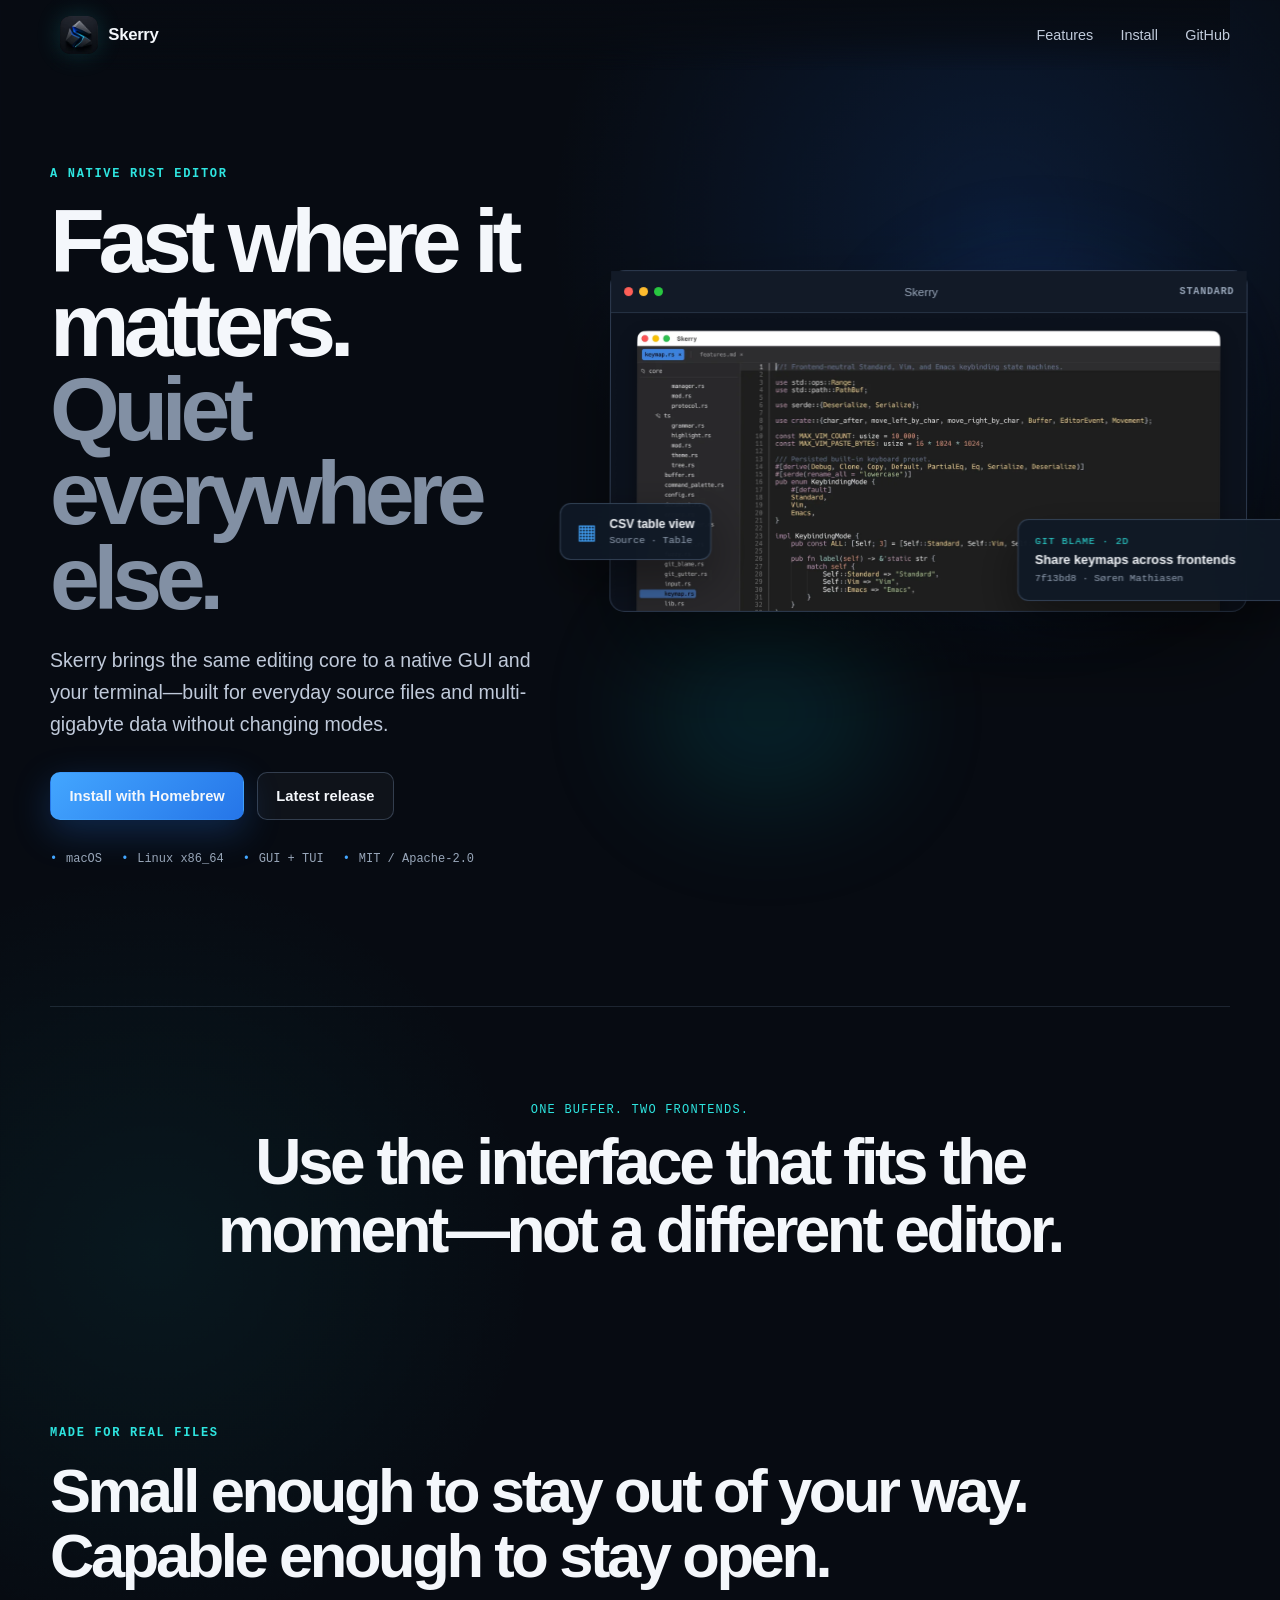
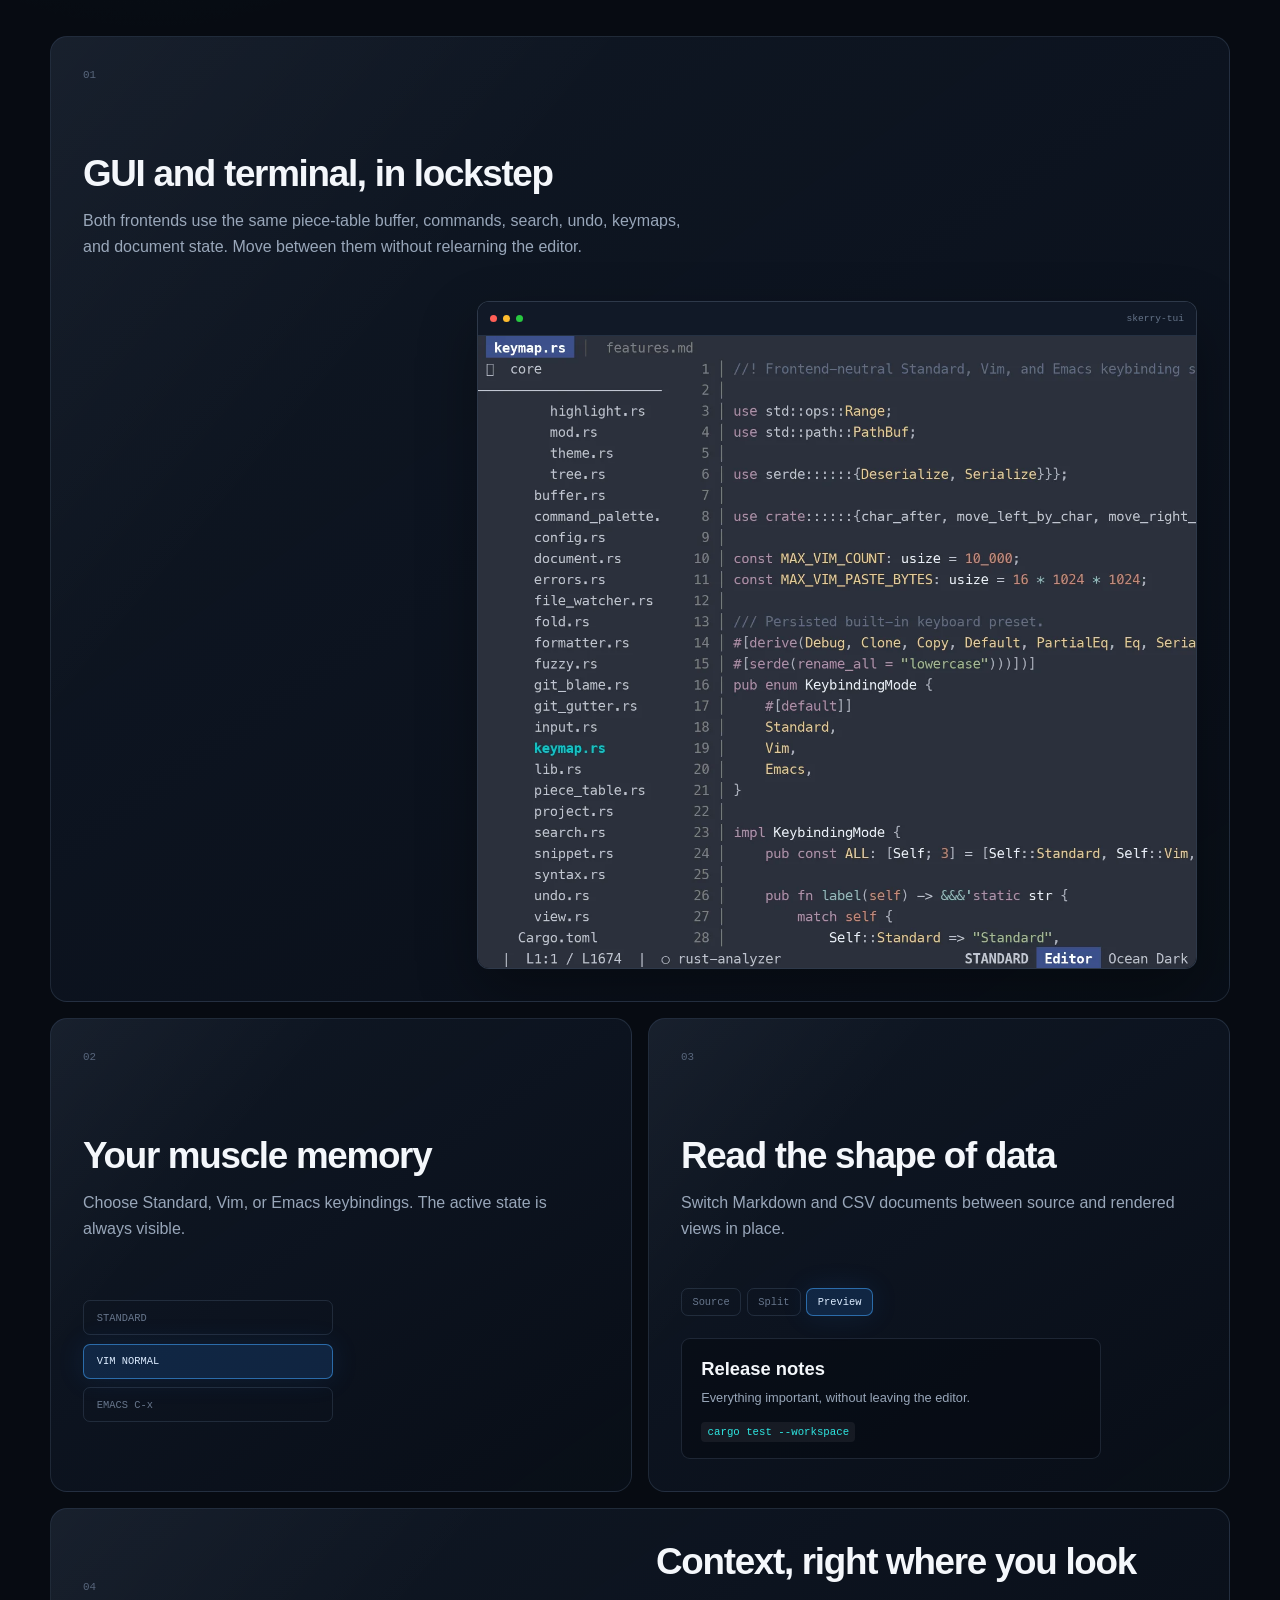
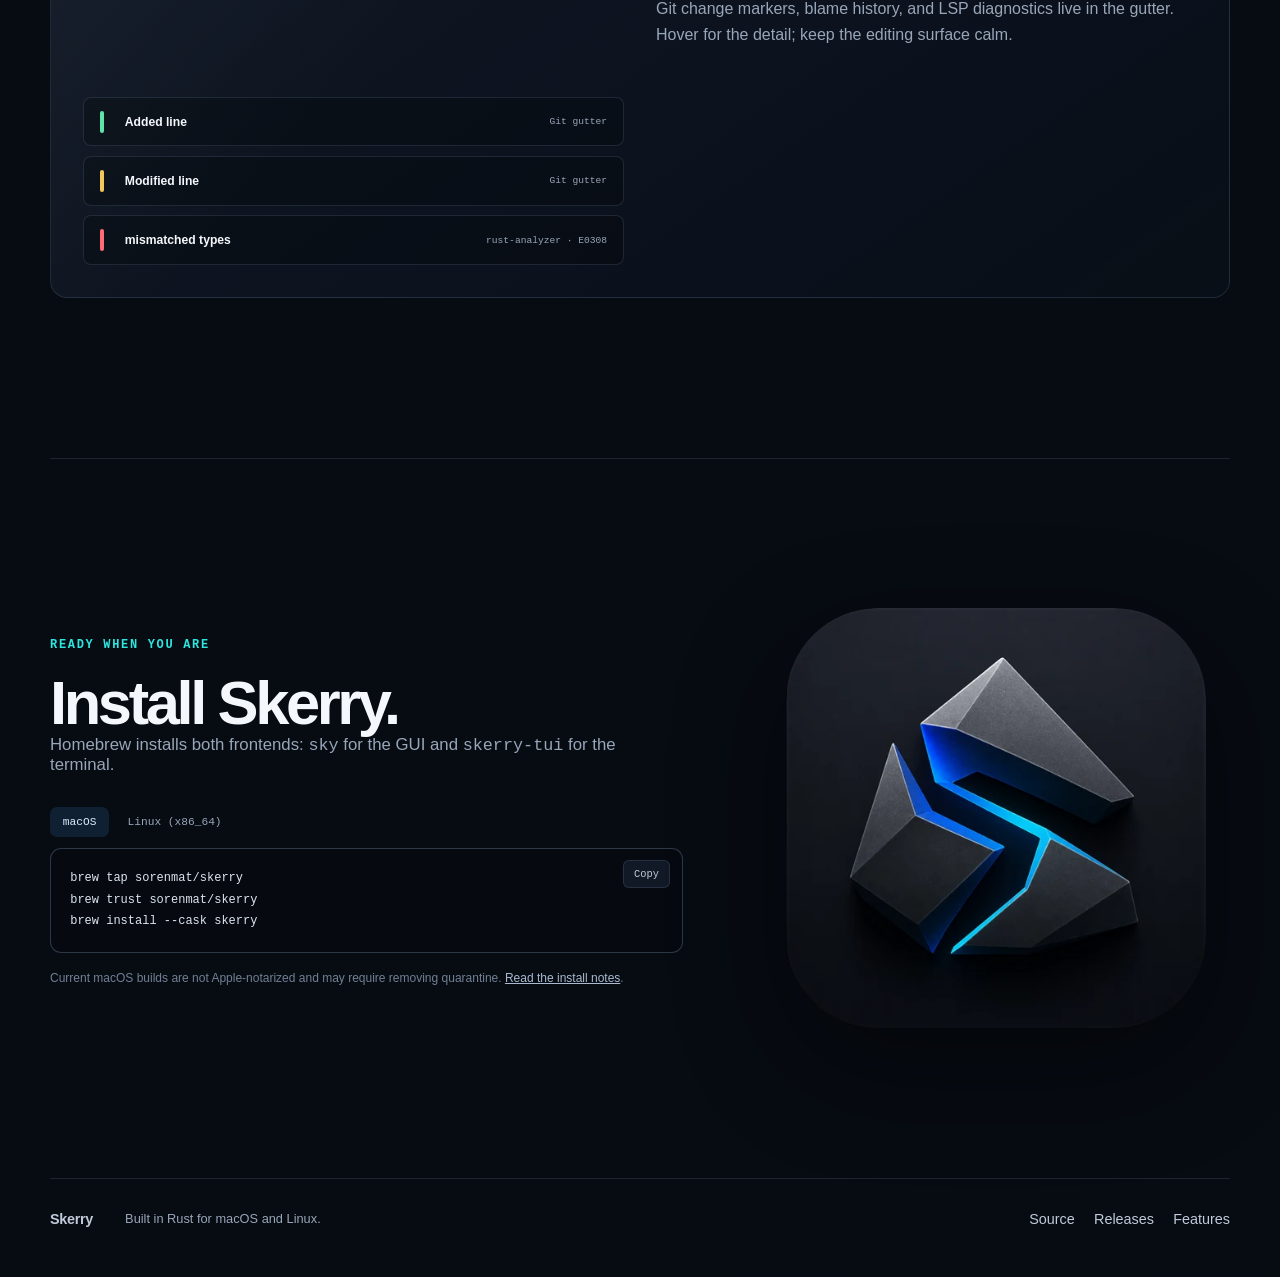
<file: site/index.html>
<!doctype html>
<html lang="en">
  <head>
    <meta charset="utf-8" />
    <meta name="viewport" content="width=device-width, initial-scale=1" />
    <meta
      name="description"
      content="Skerry is a fast Rust editor with native GUI and terminal frontends, Vim and Emacs keybindings, Markdown and CSV previews, Git context, and LSP support."
    />
    <meta name="theme-color" content="#070b12" />
    <meta property="og:title" content="Skerry — a fast editor for GUI and terminal" />
    <meta
      property="og:description"
      content="One editing core. Native GUI and terminal frontends. Built in Rust for tiny source files and multi-gigabyte data."
    />
    <meta
      property="og:image"
      content="https://sorenmat.github.io/skerry/Skerry-icon-512.png"
    />
    <meta property="og:type" content="website" />
    <meta property="og:url" content="https://sorenmat.github.io/skerry/" />
    <title>Skerry — a fast editor for GUI and terminal</title>
    <link rel="canonical" href="https://sorenmat.github.io/skerry/" />
    <link rel="icon" type="image/png" href="Skerry-icon-96.png" />
    <link rel="stylesheet" href="styles.css" />
    <script src="script.js" defer></script>
  </head>
  <body>
    <a class="skip-link" href="#main">Skip to content</a>

    <header class="site-header" data-header>
      <a class="brand" href="#top" aria-label="Skerry home">
        <picture>
          <source srcset="Skerry-icon-96.webp" type="image/webp" />
          <img src="Skerry-icon-96.png" alt="" width="38" height="38" />
        </picture>
        <span>Skerry</span>
      </a>
      <nav aria-label="Primary navigation">
        <a href="#features">Features</a>
        <a href="#install">Install</a>
        <a href="https://github.com/sorenmat/skerry">GitHub</a>
      </nav>
    </header>

    <main id="main">
      <section class="hero" id="top">
        <div class="hero-copy">
          <p class="eyebrow">A native Rust editor</p>
          <h1>Fast where it matters.<br /><span>Quiet everywhere else.</span></h1>
          <p class="hero-lede">
            Skerry brings the same editing core to a native GUI and your terminal—built
            for everyday source files and multi-gigabyte data without changing modes.
          </p>
          <div class="hero-actions">
            <a class="button button-primary" href="#install">Install with Homebrew</a>
            <a class="button button-secondary" href="https://github.com/sorenmat/skerry/releases/latest">
              Latest release
            </a>
          </div>
          <ul class="hero-notes" aria-label="Supported platforms">
            <li>macOS</li>
            <li>Linux x86_64</li>
            <li>GUI + TUI</li>
            <li>MIT / Apache-2.0</li>
          </ul>
        </div>

        <div
          class="product-stage"
          role="img"
          aria-label="Skerry’s native editor showing a Rust file, project tree, Vim mode, Git blame, and CSV view controls"
        >
          <div aria-hidden="true">
          <div class="glow glow-one"></div>
          <div class="glow glow-two"></div>
          <div class="editor-window">
            <div class="window-bar">
              <div class="traffic-lights" aria-hidden="true"><i></i><i></i><i></i></div>
              <span>Skerry</span>
              <span class="window-mode">STANDARD</span>
            </div>
            <picture>
              <source srcset="skerry-gui-hero.webp" type="image/webp" />
              <img
                class="window-shot"
                src="skerry-gui-hero.png"
                alt="Skerry GUI editing keymap.rs: project tree, document tabs, syntax-highlighted Rust with line numbers"
                width="1600"
                height="748"
                loading="lazy"
              />
            </picture>
            <div class="floating-card blame-card">
              <span class="card-kicker">Git blame · 2d</span>
              <strong>Share keymaps across frontends</strong>
              <small>7f13bd8 · Søren Mathiasen</small>
            </div>
            <div class="floating-card file-card">
              <span class="file-icon">▦</span>
              <div><strong>CSV table view</strong><small>Source · Table</small></div>
            </div>
          </div>
          </div>
        </div>
      </section>

      <section class="manifesto section-shell">
        <p>One buffer. Two frontends.</p>
        <h2>Use the interface that fits the moment—not a different editor.</h2>
      </section>

      <section class="features section-shell" id="features">
        <div class="section-heading">
          <p class="eyebrow">Made for real files</p>
          <h2>Small enough to stay out of your way.<br />Capable enough to stay open.</h2>
        </div>
        <div class="feature-grid">
          <article class="feature-card feature-wide">
            <span class="feature-number">01</span>
            <h3>GUI and terminal, in lockstep</h3>
            <p>
              Both frontends use the same piece-table buffer, commands, search, undo,
              keymaps, and document state. Move between them without relearning the editor.
            </p>
            <div class="terminal-demo" aria-label="Skerry TUI session">
              <div class="terminal-bar"><i></i><i></i><i></i><span>skerry-tui</span></div>
              <picture>
                <source srcset="skerry-tui.webp" type="image/webp" />
                <img
                  class="terminal-shot"
                  src="skerry-tui.png"
                  alt="skerry-tui editing keymap.rs: project tree, tabs, syntax highlighting, and a status bar"
                  width="1260"
                  height="1110"
                  loading="lazy"
                />
              </picture>
            </div>
          </article>

          <article class="feature-card">
            <span class="feature-number">02</span>
            <h3>Your muscle memory</h3>
            <p>Choose Standard, Vim, or Emacs keybindings. The active state is always visible.</p>
            <div class="mode-stack" aria-label="Keybinding modes">
              <span>STANDARD</span><span class="active">VIM NORMAL</span><span>EMACS C-x</span>
            </div>
          </article>

          <article class="feature-card">
            <span class="feature-number">03</span>
            <h3>Read the shape of data</h3>
            <p>Switch Markdown and CSV documents between source and rendered views in place.</p>
            <div class="view-switcher"><span>Source</span><span>Split</span><span class="active">Preview</span></div>
            <div class="markdown-mini">
              <strong>Release notes</strong>
              <p>Everything important, without leaving the editor.</p>
              <code>cargo test --workspace</code>
            </div>
          </article>

          <article class="feature-card feature-wide context-card">
            <span class="feature-number">04</span>
            <div>
              <h3>Context, right where you look</h3>
              <p>
                Git change markers, blame history, and LSP diagnostics live in the gutter.
                Hover for the detail; keep the editing surface calm.
              </p>
            </div>
            <div class="context-list">
              <span><i class="dot dot-green"></i><strong>Added line</strong><small>Git gutter</small></span>
              <span><i class="dot dot-yellow"></i><strong>Modified line</strong><small>Git gutter</small></span>
              <span><i class="dot dot-red"></i><strong>mismatched types</strong><small>rust-analyzer · E0308</small></span>
            </div>
          </article>
        </div>
      </section>

      <section class="install section-shell" id="install">
        <div class="install-copy">
          <p class="eyebrow">Ready when you are</p>
          <h2>Install Skerry.</h2>
          <p>
            Homebrew installs both frontends: <code>sky</code> for the GUI and
            <code>skerry-tui</code> for the terminal.
          </p>
          <div class="platform-tabs" aria-label="Installation platform">
            <button type="button" aria-pressed="true" aria-controls="install-command" data-platform="macos">macOS</button>
            <button type="button" aria-pressed="false" aria-controls="install-command" data-platform="linux">Linux (x86_64)</button>
          </div>
          <div class="command-box" id="install-command" data-command-box>
            <pre><code data-install-command>brew tap sorenmat/skerry
brew trust sorenmat/skerry
brew install --cask skerry</code></pre>
            <button type="button" class="copy-button" data-copy aria-label="Copy install command" aria-live="polite">Copy</button>
          </div>
          <p class="install-note">
            Current macOS builds are not Apple-notarized and may require removing quarantine.
            <a href="https://github.com/sorenmat/skerry/blob/master/INSTALL.md">Read the install notes</a>.
          </p>
        </div>
        <picture>
          <source srcset="Skerry-icon-512.webp" type="image/webp" />
          <img
            class="install-icon"
            src="Skerry-icon-512.png"
            alt="Skerry app icon"
            width="420"
            height="420"
            loading="lazy"
          />
        </picture>
      </section>
    </main>

    <footer class="site-footer section-shell">
      <a class="brand" href="#top"><span>Skerry</span></a>
      <p>Built in Rust for macOS and Linux.</p>
      <div>
        <a href="https://github.com/sorenmat/skerry">Source</a>
        <a href="https://github.com/sorenmat/skerry/releases">Releases</a>
        <a href="https://github.com/sorenmat/skerry/blob/master/features.md">Features</a>
      </div>
    </footer>
  </body>
</html>
</file>
<file: site/styles.css>
:root {
  color-scheme: dark;
  --bg: #070b12;
  --bg-soft: #0c121d;
  --panel: rgba(17, 25, 39, 0.76);
  --panel-solid: #111927;
  --line: rgba(143, 171, 211, 0.16);
  --line-strong: rgba(143, 171, 211, 0.28);
  --text: #f4f7fb;
  --muted: #98a6b9;
  --muted-bright: #c0cada;
  --blue: #43a6ff;
  --cyan: #2ee5e0;
  --green: #5ae4a8;
  --yellow: #f2c75c;
  --red: #ff6b75;
  --max: 1180px;
}

* { box-sizing: border-box; }
html { scroll-behavior: smooth; }
[id] { scroll-margin-top: 5.5rem; }
body {
  margin: 0;
  overflow-x: hidden;
  background:
    radial-gradient(circle at 78% 5%, rgba(35, 111, 232, 0.16), transparent 28rem),
    radial-gradient(circle at 12% 28%, rgba(21, 193, 196, 0.07), transparent 24rem),
    var(--bg);
  color: var(--text);
  font-family: Inter, ui-sans-serif, -apple-system, BlinkMacSystemFont, "Segoe UI", sans-serif;
  -webkit-font-smoothing: antialiased;
}

a { color: inherit; }
button, a { -webkit-tap-highlight-color: transparent; }
.skip-link { position: fixed; top: -4rem; left: 1rem; z-index: 20; padding: .75rem 1rem; background: var(--text); color: var(--bg); }
.skip-link:focus { top: 1rem; }

.site-header {
  position: sticky;
  top: 0;
  z-index: 10;
  display: flex;
  align-items: center;
  justify-content: space-between;
  width: min(calc(100% - 2rem), var(--max));
  margin: 0 auto;
  padding: 1rem 0;
  background: linear-gradient(to bottom, rgba(7, 11, 18, .94), rgba(7, 11, 18, .68), transparent);
  backdrop-filter: blur(14px);
}
.brand { display: inline-flex; align-items: center; gap: .65rem; font-size: 1.05rem; font-weight: 720; letter-spacing: -.02em; text-decoration: none; }
.brand picture { display: contents; }
.brand img { border-radius: 10px; box-shadow: 0 0 24px rgba(46, 229, 224, .18); }
.site-header nav { display: flex; gap: 1.7rem; }
.site-header nav a, .site-footer a { color: var(--muted-bright); font-size: .9rem; text-decoration: none; transition: color .2s ease; }
.site-header nav a:hover, .site-footer a:hover { color: white; }

.hero {
  display: grid;
  grid-template-columns: minmax(0, .9fr) minmax(520px, 1.1fr);
  align-items: center;
  gap: 3.2rem;
  width: min(calc(100% - 2rem), var(--max));
  min-height: 810px;
  margin: 0 auto;
  padding: 6rem 0 8rem;
}
.eyebrow { margin: 0 0 1rem; color: var(--cyan); font: 650 .75rem/1.4 ui-monospace, SFMono-Regular, Menlo, monospace; letter-spacing: .14em; text-transform: uppercase; }
h1, h2, h3, p { margin-top: 0; }
h1 { max-width: 720px; margin-bottom: 1.5rem; font-size: clamp(3.7rem, 7vw, 6.4rem); line-height: .94; letter-spacing: -.07em; }
h1 span { color: #8290a4; }
.hero-lede { max-width: 620px; color: var(--muted-bright); font-size: clamp(1.05rem, 2vw, 1.22rem); line-height: 1.65; }
.hero-actions { display: flex; flex-wrap: wrap; gap: .8rem; margin: 2rem 0 2rem; }
.button { display: inline-flex; min-height: 48px; align-items: center; justify-content: center; padding: .8rem 1.15rem; border: 1px solid var(--line-strong); border-radius: 10px; font-size: .92rem; font-weight: 680; text-decoration: none; transition: transform .2s ease, border-color .2s ease, box-shadow .2s ease; }
.button:hover { transform: translateY(-2px); }
.button-primary { border-color: transparent; background: linear-gradient(135deg, var(--blue), #2575e8); box-shadow: 0 12px 36px rgba(38, 120, 231, .28); }
.button-primary:hover { box-shadow: 0 16px 44px rgba(38, 120, 231, .4); }
.button-secondary { background: rgba(255,255,255,.035); }
.button-secondary:hover { border-color: rgba(255,255,255,.35); }
.hero-notes { display: flex; flex-wrap: wrap; gap: .55rem 1.2rem; padding: 0; color: var(--muted); font: .75rem ui-monospace, SFMono-Regular, Menlo, monospace; list-style: none; }
.hero-notes li::before { content: "•"; margin-right: .55rem; color: var(--blue); }

.product-stage { position: relative; min-height: 560px; perspective: 1200px; }
.glow { position: absolute; border-radius: 999px; filter: blur(60px); opacity: .28; }
.glow-one { top: 8%; right: 8%; width: 280px; height: 280px; background: #165ad5; }
.glow-two { bottom: 0; left: 6%; width: 240px; height: 180px; background: #00b6c1; opacity: .14; }
.editor-window {
  position: absolute;
  top: 5%;
  left: 0;
  width: 103%;
  /* Overflow visible so the floating cards anchored to the window can
     spill past its edges; the shot rounds its own bottom corners. */
  overflow: visible;
  border: 1px solid rgba(137, 171, 218, .27);
  border-radius: 15px;
  background: #0c121d;
  box-shadow: 0 42px 90px rgba(0,0,0,.48), inset 0 1px rgba(255,255,255,.05);
  transform: rotateY(-4deg) rotateX(2deg);
}
.window-bar { display: flex; align-items: center; height: 42px; padding: 0 .8rem; border-bottom: 1px solid var(--line); background: #121a27; color: var(--muted); font-size: .73rem; }
.window-bar > span:nth-child(2) { margin: auto; }
.window-mode { font: 600 .63rem ui-monospace, monospace; letter-spacing: .08em; }
.traffic-lights { display: flex; gap: 6px; }
.traffic-lights i, .terminal-bar i { width: 9px; height: 9px; border-radius: 50%; background: #ff5f57; }
.traffic-lights i:nth-child(2), .terminal-bar i:nth-child(2) { background: #febc2e; }
.traffic-lights i:nth-child(3), .terminal-bar i:nth-child(3) { background: #28c840; }
.window-shot { display: block; width: 100%; height: auto; border-radius: 0 0 14px 14px; }
.floating-card { position: absolute; z-index: 2; border: 1px solid var(--line-strong); background: rgba(15, 24, 37, .92); box-shadow: 0 20px 52px rgba(0,0,0,.45); backdrop-filter: blur(18px); }
.blame-card { right: -8%; bottom: 3%; display: flex; flex-direction: column; gap: .35rem; width: 280px; padding: 1rem; border-radius: 11px; }
.card-kicker { color: var(--cyan); font: .62rem ui-monospace, monospace; text-transform: uppercase; letter-spacing: .08em; }
.blame-card strong { font-size: .8rem; }
.blame-card small, .file-card small { color: var(--muted); font: .62rem ui-monospace, monospace; }
.file-card { left: -8%; bottom: 15%; display: flex; align-items: center; gap: .8rem; padding: .8rem 1rem; border-radius: 11px; }
.file-card div { display: flex; flex-direction: column; gap: .25rem; }
.file-card strong { font-size: .75rem; }
.file-icon { color: var(--blue); font-size: 1.3rem; }

.section-shell { width: min(calc(100% - 2rem), var(--max)); margin-inline: auto; }
.manifesto { padding: 6rem 0 10rem; border-top: 1px solid var(--line); text-align: center; }
.manifesto p { color: var(--cyan); font: .75rem ui-monospace, monospace; letter-spacing: .1em; text-transform: uppercase; }
.manifesto h2 { max-width: 850px; margin: 0 auto; font-size: clamp(2.4rem, 5vw, 4.8rem); line-height: 1.06; letter-spacing: -.055em; }
.features { padding-bottom: 10rem; }
.section-heading { margin-bottom: 3rem; }
.section-heading h2, .install h2 { margin-bottom: 0; font-size: clamp(2.3rem, 4.8vw, 4.3rem); line-height: 1.06; letter-spacing: -.055em; }
.feature-grid { display: grid; grid-template-columns: repeat(2, minmax(0, 1fr)); gap: 1rem; }
.feature-card { position: relative; overflow: hidden; min-height: 380px; padding: 2rem; border: 1px solid var(--line); border-radius: 17px; background: linear-gradient(145deg, rgba(18,27,42,.82), rgba(10,16,26,.72)); }
.feature-card::after { content: ""; position: absolute; inset: 0; pointer-events: none; background: linear-gradient(130deg, rgba(255,255,255,.035), transparent 30%); }
.feature-wide { grid-column: span 2; }
.feature-number { display: block; margin-bottom: 4.5rem; color: #536178; font: .68rem ui-monospace, monospace; }
.feature-card h3 { max-width: 650px; margin-bottom: .8rem; font-size: clamp(1.55rem, 3vw, 2.3rem); letter-spacing: -.035em; }
.feature-card > p, .context-card > div > p { max-width: 620px; color: var(--muted); line-height: 1.65; }
.terminal-demo { margin: 2.5rem 0 0 auto; max-width: 720px; overflow: hidden; border: 1px solid var(--line-strong); border-radius: 12px; background: #080d15; box-shadow: 0 24px 60px rgba(0,0,0,.32); }
.terminal-bar { display: flex; gap: 6px; align-items: center; height: 34px; padding: 0 .75rem; border-bottom: 1px solid var(--line); background: #111927; }
.terminal-bar i { width: 7px; height: 7px; }
.terminal-bar span { margin-left: auto; color: #66758a; font: .6rem ui-monospace, monospace; }
.terminal-shot { display: block; width: 100%; height: auto; }
.mode-stack { display: grid; gap: .55rem; max-width: 250px; margin-top: 3.6rem; }
.mode-stack span, .view-switcher span { padding: .65rem .8rem; border: 1px solid var(--line); border-radius: 7px; color: #67768c; font: .65rem ui-monospace, monospace; }
.mode-stack span.active, .view-switcher span.active { border-color: rgba(67,166,255,.55); background: rgba(43, 127, 229, .18); color: #dcecff; box-shadow: 0 0 28px rgba(43,127,229,.12); }
.view-switcher { display: flex; gap: .35rem; margin: 2.8rem 0 1.4rem; }
.view-switcher span { padding: .45rem .65rem; }
.markdown-mini { max-width: 420px; padding: 1.2rem; border: 1px solid var(--line); border-radius: 9px; background: rgba(6,10,17,.55); }
.markdown-mini strong { font-size: 1.15rem; }
.markdown-mini p { margin: .6rem 0 1rem; color: var(--muted); font-size: .8rem; }
.markdown-mini code { padding: .25rem .4rem; border-radius: 4px; background: rgba(255,255,255,.06); color: var(--cyan); font-size: .67rem; }
.context-card { display: grid; grid-template-columns: 1fr 1fr; align-items: end; gap: 2rem; }
.context-list { display: grid; gap: .6rem; }
.context-list > span { display: grid; grid-template-columns: 12px 1fr auto; align-items: center; gap: .8rem; padding: .8rem 1rem; border: 1px solid var(--line); border-radius: 8px; background: rgba(5,9,15,.45); }
.context-list strong { font-size: .76rem; font-weight: 580; }
.context-list small { color: var(--muted); font: .6rem ui-monospace, monospace; }
.dot { width: 4px; height: 22px; border-radius: 4px; }
.dot-green { background: var(--green); }.dot-yellow { background: var(--yellow); }.dot-red { background: var(--red); }

.install { display: grid; grid-template-columns: 1.15fr .85fr; align-items: center; gap: 5rem; min-height: 720px; padding: 7rem 0; border-top: 1px solid var(--line); }
.install-copy > p:not(.eyebrow):not(.install-note) { color: var(--muted); font-size: 1.05rem; }
.install-copy code { font-family: ui-monospace, monospace; }
.platform-tabs { display: flex; gap: .35rem; margin: 2rem 0 .7rem; }
.platform-tabs button { padding: .55rem .8rem; border: 0; border-radius: 7px; background: transparent; color: var(--muted); cursor: pointer; font: .7rem ui-monospace, monospace; }
.platform-tabs button[aria-pressed="true"] { background: rgba(67,166,255,.13); color: #dcecff; }
.command-box { position: relative; overflow: auto; border: 1px solid var(--line-strong); border-radius: 11px; background: #060a10; }
.command-box pre { margin: 0; padding: 1.2rem 5rem 1.2rem 1.2rem; color: #dce5ef; font: .75rem/1.8 ui-monospace, monospace; }
.copy-button { position: absolute; top: .7rem; right: .7rem; padding: .45rem .65rem; border: 1px solid var(--line); border-radius: 6px; background: #111927; color: var(--muted-bright); cursor: pointer; font: .65rem ui-monospace, monospace; }
.copy-button:hover { border-color: var(--line-strong); color: white; }
.install-note { margin-top: 1rem; color: #718096; font-size: .75rem; line-height: 1.55; }
.install-note a { color: #a9bad0; }
.install > picture { display: block; }
.install-icon { display: block; width: min(100%, 420px); height: auto; margin: auto; border-radius: 22%; filter: drop-shadow(0 38px 55px rgba(0,0,0,.44)); }
.site-footer { display: flex; align-items: center; gap: 2rem; padding: 2rem 0 3rem; border-top: 1px solid var(--line); color: var(--muted); }
.site-footer p { margin: 0 auto 0 0; font-size: .8rem; }
.site-footer div { display: flex; gap: 1.2rem; }

@media (max-width: 950px) {
  .hero { grid-template-columns: 1fr; padding-top: 4rem; }
  .hero-copy { position: relative; z-index: 2; }
  .product-stage { min-height: 510px; }
  .editor-window { width: 100%; }
  .install { grid-template-columns: 1fr; }
  .install > picture { grid-row: 1; }
  .install-icon { width: 240px; }
}
@media (max-width: 680px) {
  .site-header nav a:not(:last-child) { display: none; }
  .hero { min-height: auto; padding-bottom: 5rem; }
  h1 { font-size: clamp(3rem, 15vw, 4.5rem); }
  .product-stage { min-height: 390px; margin-top: 1rem; }
  .editor-window { transform: none; }
  .editor-body { grid-template-columns: 88px 1fr; min-height: 330px; }
  .file-tree { padding-inline: .4rem; font-size: .52rem; }
  .code-lines { font-size: .56rem; }
  .blame-card { right: -2%; bottom: -4%; width: 225px; }
  .file-card { display: none; }
  .feature-grid { grid-template-columns: 1fr; }
  .feature-wide { grid-column: auto; }
  .feature-card { padding: 1.4rem; }
  .context-card { grid-template-columns: 1fr; }
  .context-list > span { grid-template-columns: 12px 1fr; }
  .context-list small { grid-column: 2; }
  .site-footer { align-items: flex-start; flex-direction: column; }
  .site-footer p { margin: 0; }
}
@media (prefers-reduced-motion: reduce) {
  html { scroll-behavior: auto; }
  *, *::before, *::after { transition-duration: .01ms !important; animation-duration: .01ms !important; }
}
</file>
